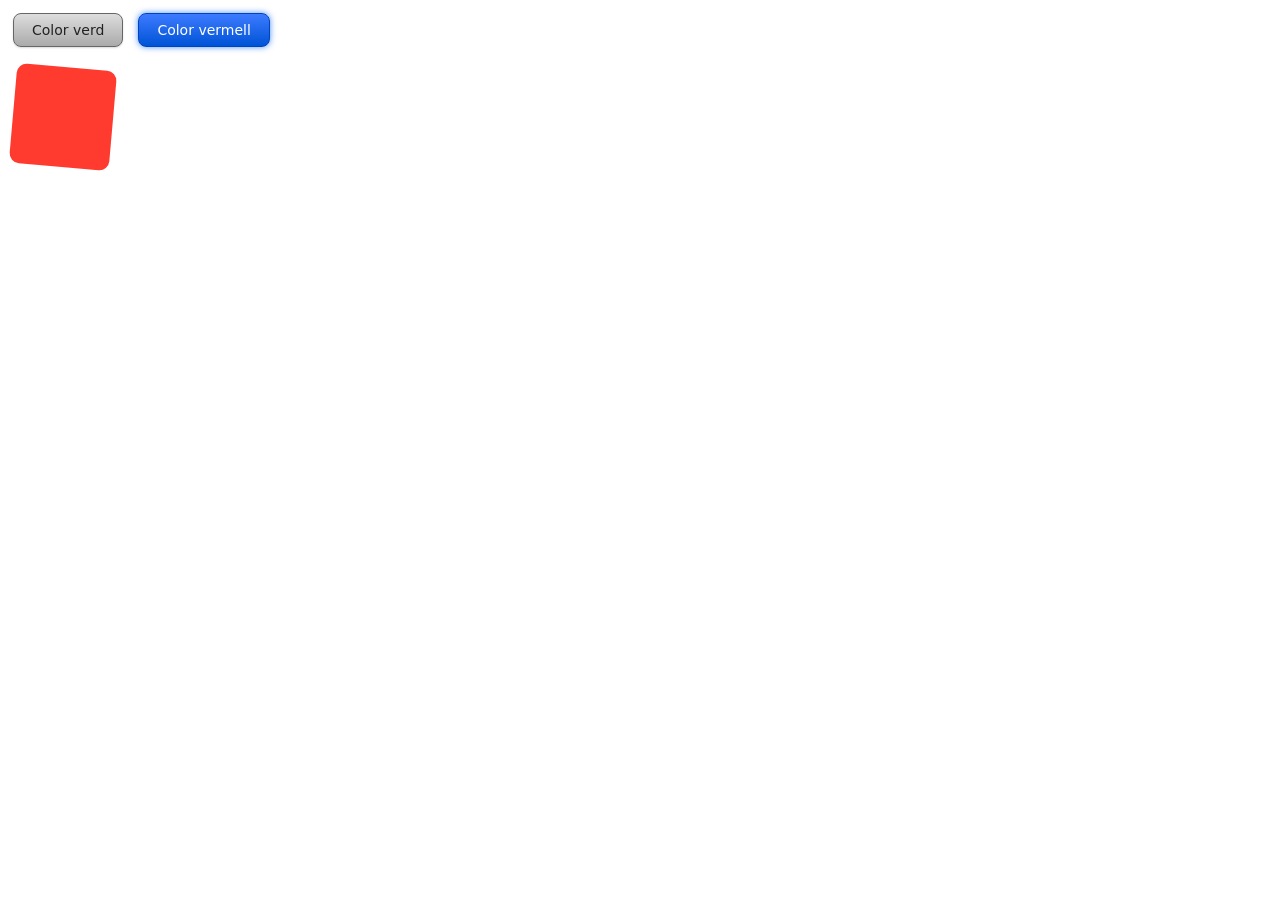
<file: 02-Web/14-InteractivitatCSS/exemple-01/index.html>
<!DOCTYPE html>
<html lang="ca">
<head>
  <meta charset="UTF-8">
  <title>Canviar el color d'una capsa amb dos botons</title>
  <style>
    body {
      font-family: system-ui, sans-serif;
    }

    /* Amaguem els radio: només es veuen els <label>, que fan de botó */
    input[type="radio"] {
      display: none;
    }

    /* Els <label> actuen com a botons visuals */
    label {
      background: linear-gradient(to bottom, #ddd, #aaa); /* gris metàl·lic */
      border: 1px solid #666;
      border-radius: 8px;
      box-shadow: 0 1px 2px rgba(0,0,0,0.15);
      color: #222;
      cursor: pointer;
      display: inline-block;
      font-size: 14px;
      font-weight: 500;
      margin: 5px;
      padding: 8px 18px;
      transition: all 0.2s ease-in-out;
      user-select: none;
    }

    label:hover {
      background: linear-gradient(to bottom, #ccc, #999);
    }

    /* El <label> que conté el radio marcat es pinta de blau */
    label:has(#verd:checked),
    label:has(#vermell:checked) {
      background: linear-gradient(to bottom, #3d7bff, #0053d6);
      border-color: #0044bb;
      box-shadow: 0 0 6px rgba(0, 98, 255, 0.7);
      color: white;
    }

    /* Estil base de la capsa */
    .box {
      background-color: #d0d0d0;
      border-radius: 10px;
      height: 100px;
      margin: 15px 5px;
      transition: 0.3s;
      width: 100px;
    }

    /* Si a la pàgina hi ha el radio #verd marcat, la capsa es posa verda */
    body:has(#verd:checked) .box {
      background-color: #3ad13a;
      transform: rotate(-5deg);
    }

    /* Si a la pàgina hi ha el radio #vermell marcat, la capsa es posa vermella */
    body:has(#vermell:checked) .box {
      background-color: #ff3b30;
      transform: rotate(5deg);
    }
  </style>
</head>
<body>
  <!-- Els radio són DINS del <label>: clicar el text marca el radio (no cal "for").
       Tenen el mateix "name", així només un pot estar marcat alhora. -->
  <label><input type="radio" name="color" id="verd"> Color verd</label>
  <label><input type="radio" name="color" id="vermell" checked> Color vermell</label>

  <!-- Element que canvia segons quin radio està marcat -->
  <div class="box"></div>
</body>
</html>
</file>
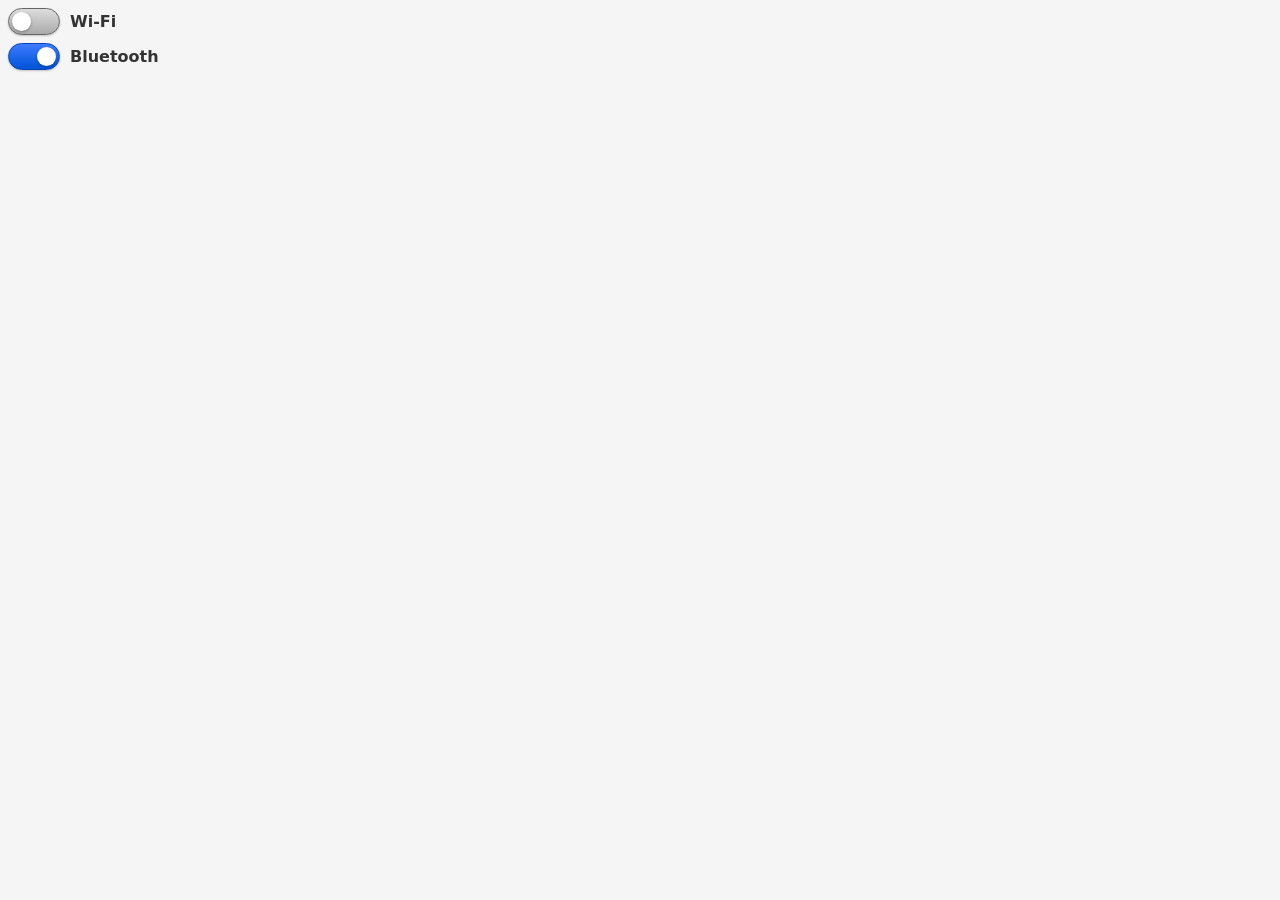
<file: 02-Web/14-InteractivitatCSS/exemple-02/index.html>
<!DOCTYPE html>
<html lang="ca">
<head>
  <meta charset="UTF-8">
  <link rel="stylesheet" href="estils.css">
  <title>Dos toggles</title>
</head>
<body>
  <!-- Toggle 1: el checkbox és dins del <label>, per això no cal "for" -->
  <label class="toggle">
    <input type="checkbox" id="wifi">
    <span class="indicator"></span>
    <span>Wi-Fi</span>
  </label>

  <!-- Toggle 2 -->
  <label class="toggle">
    <input type="checkbox" id="bluetooth" checked>
    <span class="indicator"></span>
    <span>Bluetooth</span>
  </label>
</body>
</html>
</file>
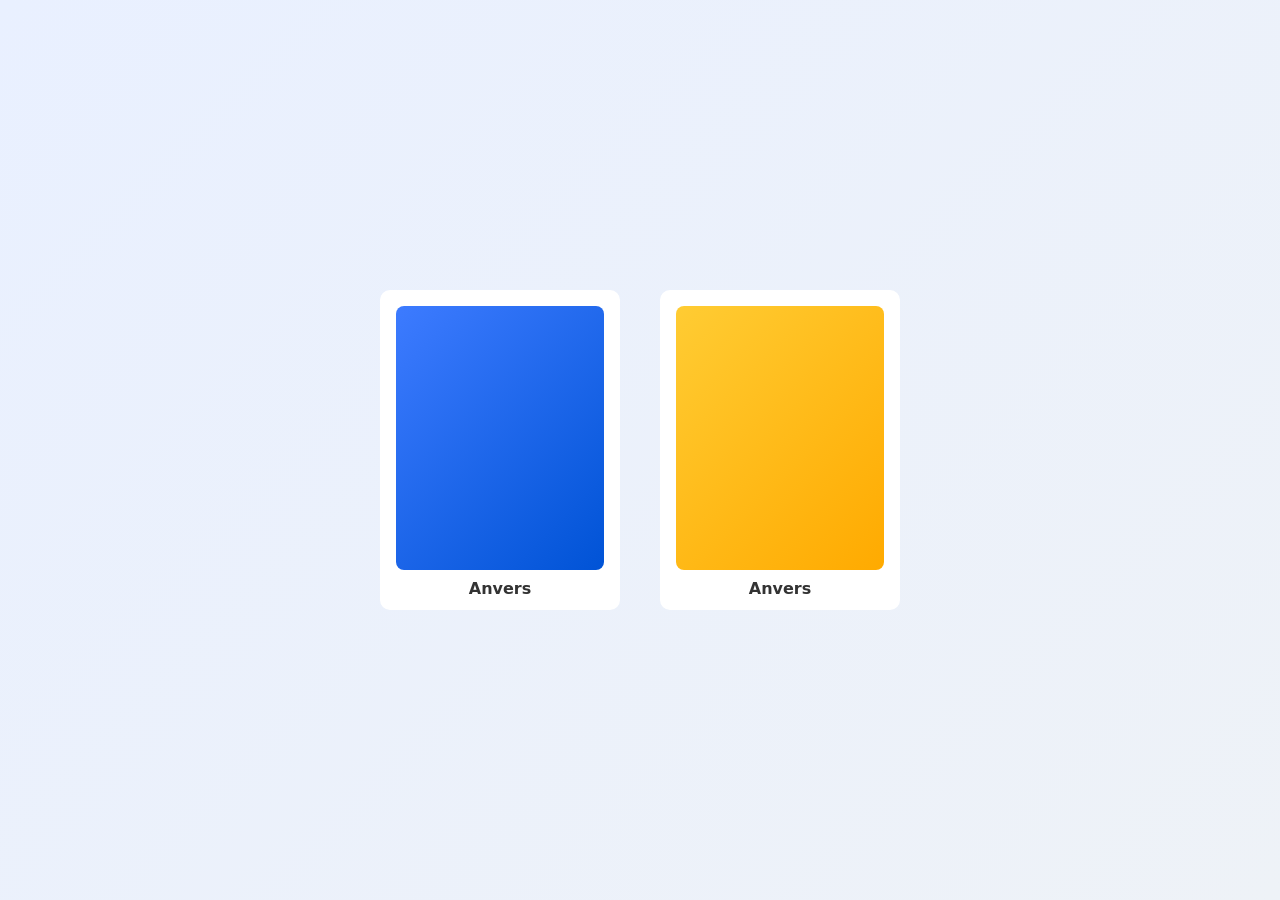
<file: 02-Web/14-InteractivitatCSS/exemple-03/index.html>
<!DOCTYPE html>
<html lang="ca">
  <head>
    <meta charset="UTF-8" />
    <link rel="stylesheet" href="estils.css" />
    <title>Targetes Polaroid amb revers sèpia</title>
  </head>
  <body>
    <div class="gallery">
      <!-- Targeta 1 -->
      <label class="cardwrap">
        <input type="checkbox" class="flip" id="targeta1" />
        <div class="card">
          <div class="front frontCard1">
            <div class="polaroid">
              <div class="photo"></div>
              <div class="caption">Anvers</div>
            </div>
          </div>
          <div class="back backCard1">
            <div class="polaroid">
              <div class="photo"></div>
              <div class="caption">Revers</div>
            </div>
          </div>
        </div>
      </label>

      <!-- Targeta 2 -->
      <label class="cardwrap">
        <input type="checkbox" class="flip" id="targeta2" />
        <div class="card">
          <div class="front frontCard2">
            <div class="polaroid">
              <div class="photo"></div>
              <div class="caption">Anvers</div>
            </div>
          </div>
          <div class="back backCard2">
            <div class="polaroid">
              <div class="photo"></div>
              <div class="caption">Revers</div>
            </div>
          </div>
        </div>
      </label>
    </div>
  </body>
</html>
</file>
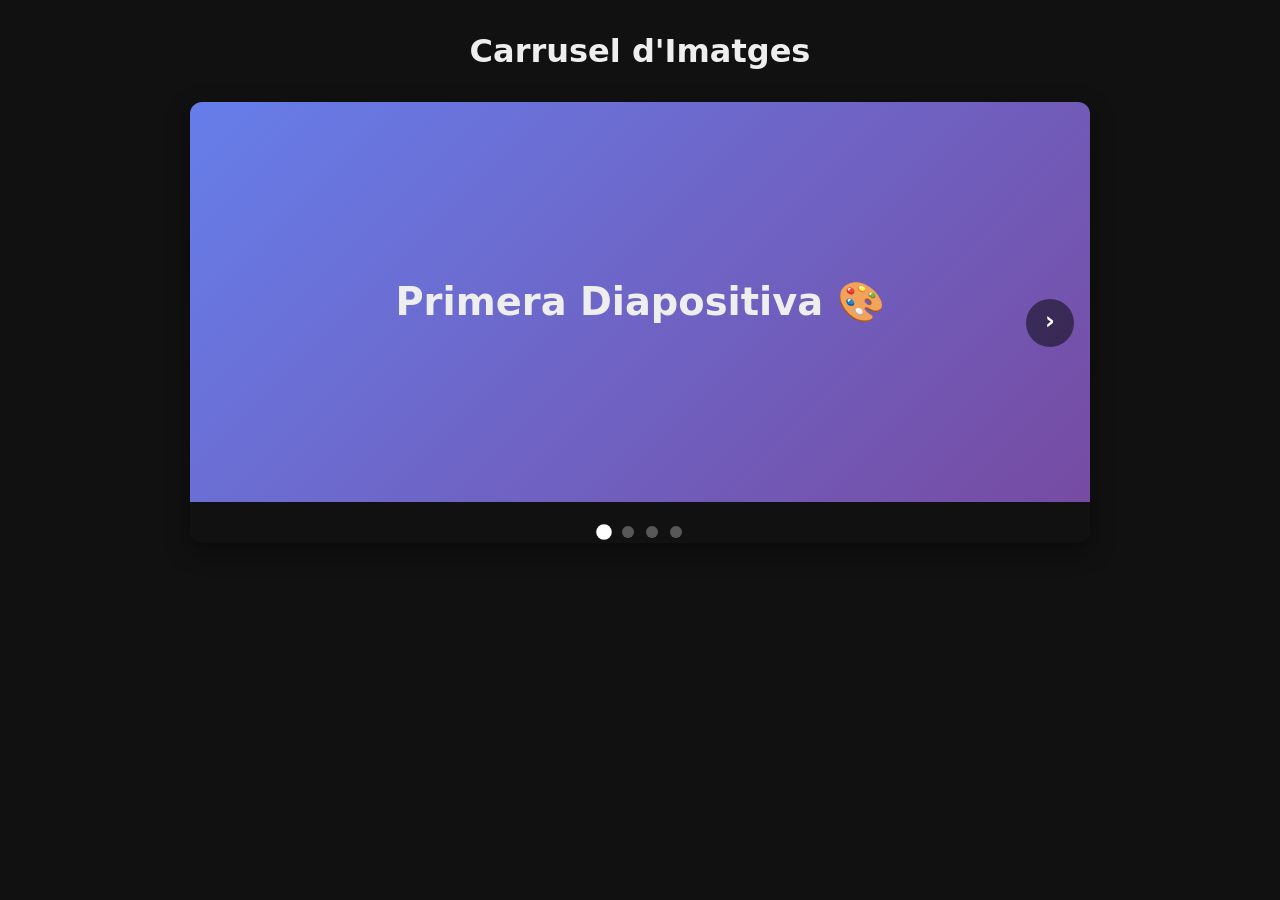
<file: 02-Web/14-InteractivitatCSS/exemple-04/index.html>
<!DOCTYPE html>
<html lang="ca">
<head>
  <meta charset="UTF-8">
  <meta name="viewport" content="width=device-width, initial-scale=1">
  <link rel="stylesheet" href="estils.css">
  <title>Carrusel CSS Pur</title>
</head>
<body>
  <div class="container">
    <h1>Carrusel d'Imatges</h1>

    <div class="carousel">
      <!-- Diapositives -->
      <div class="slides">
        <div class="slide">
          <div>Primera Diapositiva 🎨</div>
        </div>
        <div class="slide">
          <div>Segona Diapositiva 🚀</div>
        </div>
        <div class="slide">
          <div>Tercera Diapositiva 🌟</div>
        </div>
        <div class="slide">
          <div>Quarta Diapositiva ✨</div>
        </div>
      </div>

      <!-- Fletxes "anterior" (una per a cada diapositiva, excepte la primera) -->
      <label for="slide1" class="navArrow prev arrowPrev2">‹</label>
      <label for="slide2" class="navArrow prev arrowPrev3">‹</label>
      <label for="slide3" class="navArrow prev arrowPrev4">‹</label>

      <!-- Fletxes "següent" (una per a cada diapositiva, excepte l'última) -->
      <label for="slide2" class="navArrow next arrowNext1">›</label>
      <label for="slide3" class="navArrow next arrowNext2">›</label>
      <label for="slide4" class="navArrow next arrowNext3">›</label>

      <!-- Punts de navegació: cada punt és un <label> que conté el seu radio.
           Tots els radio tenen el mateix "name": només un pot estar marcat. -->
      <div class="dots">
        <label class="dot"><input type="radio" name="slide" id="slide1" checked></label>
        <label class="dot"><input type="radio" name="slide" id="slide2"></label>
        <label class="dot"><input type="radio" name="slide" id="slide3"></label>
        <label class="dot"><input type="radio" name="slide" id="slide4"></label>
      </div>
    </div>
  </div>
</body>
</html>
</file>
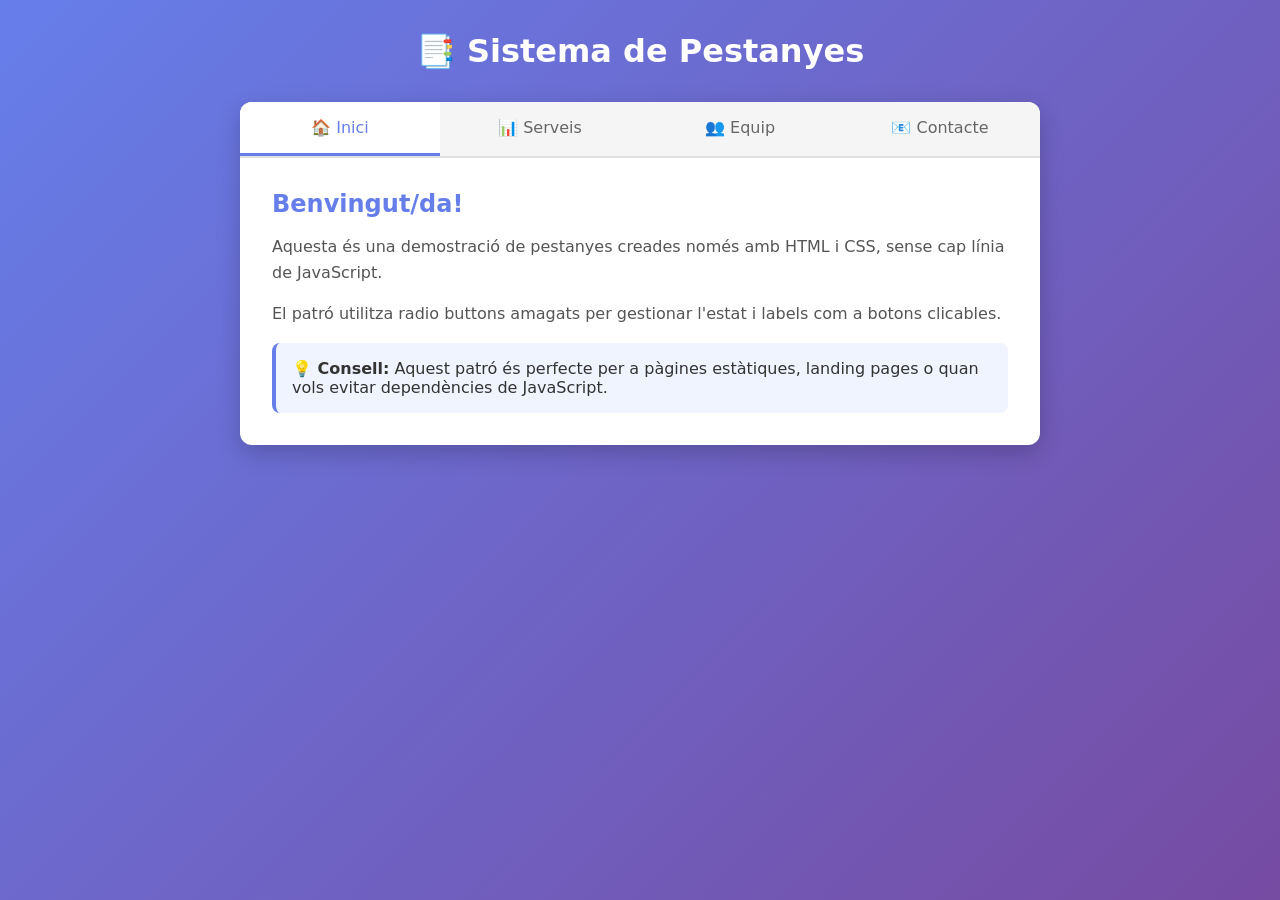
<file: 02-Web/14-InteractivitatCSS/exemple-05/index.html>
<!DOCTYPE html>
<html lang="ca">
<head>
  <meta charset="UTF-8">
  <meta name="viewport" content="width=device-width, initial-scale=1">
  <link rel="stylesheet" href="estils.css">
  <title>Pestanyes CSS Pures</title>
</head>
<body>
  <div class="container">
    <h1>📑 Sistema de Pestanyes</h1>

    <div class="tabs">
      <!-- Botons de pestanya: cada <label> conté el seu radio.
           Tots tenen el mateix "name": només una pestanya pot estar marcada. -->
      <div class="tabButtons">
        <label class="tabButton"><input type="radio" name="tab" id="tab1" checked>🏠 Inici</label>
        <label class="tabButton"><input type="radio" name="tab" id="tab2">📊 Serveis</label>
        <label class="tabButton"><input type="radio" name="tab" id="tab3">👥 Equip</label>
        <label class="tabButton"><input type="radio" name="tab" id="tab4">📧 Contacte</label>
      </div>

      <!-- Contingut de cada pestanya -->
      <div class="tab-content content-1">
        <h2>Benvingut/da!</h2>
        <p>Aquesta és una demostració de pestanyes creades només amb HTML i CSS, sense cap línia de JavaScript.</p>
        <p>El patró utilitza radio buttons amagats per gestionar l'estat i labels com a botons clicables.</p>
        <div class="highlight">
          <strong>💡 Consell:</strong> Aquest patró és perfecte per a pàgines estàtiques, landing pages o quan vols evitar dependències de JavaScript.
        </div>
      </div>

      <div class="tab-content content-2">
        <h2>Els nostres serveis</h2>
        <p>Oferim una àmplia gamma de serveis per cobrir les teves necessitats:</p>
        <ul>
          <li><strong>Disseny web:</strong> Creació de llocs web moderns i responsius</li>
          <li><strong>Desenvolupament:</strong> Solucions personalitzades amb les últimes tecnologies</li>
          <li><strong>Consultoria:</strong> Assessorament expert per al teu projecte digital</li>
          <li><strong>Manteniment:</strong> Suport continu i actualitzacions</li>
        </ul>
        <div class="highlight">
          <strong>🚀 Avantatge:</strong> Totes les solucions optimitzades per al rendiment i l'accessibilitat.
        </div>
      </div>

      <div class="tab-content content-3">
        <h2>El nostre equip</h2>
        <p>Som un equip de professionals apassionats per la tecnologia i el disseny web.</p>
        <p>Amb més de 10 anys d'experiència combinada, hem treballat amb clients de tots els sectors, des de startups fins a grans empreses.</p>
        <div class="highlight">
          <strong>👨‍💻 Filosofia:</strong> Creiem en el codi net, el disseny intuïtiu i la comunicació transparent amb els nostres clients.
        </div>
      </div>

      <div class="tab-content content-4">
        <h2>Posa't en contacte</h2>
        <p>Ens encantaria escoltar sobre el teu projecte i com podem ajudar-te.</p>
        <ul>
          <li>📧 Email: info@exemple.cat</li>
          <li>📱 Telèfon: +34 123 456 789</li>
          <li>📍 Ubicació: Barcelona, Catalunya</li>
          <li>🕐 Horari: Dilluns a Divendres, 9:00 - 18:00</li>
        </ul>
        <div class="highlight">
          <strong>✉️ Nota:</strong> Resposta garantida en menys de 24 hores laborables.
        </div>
      </div>
    </div>
  </div>
</body>
</html>
</file>
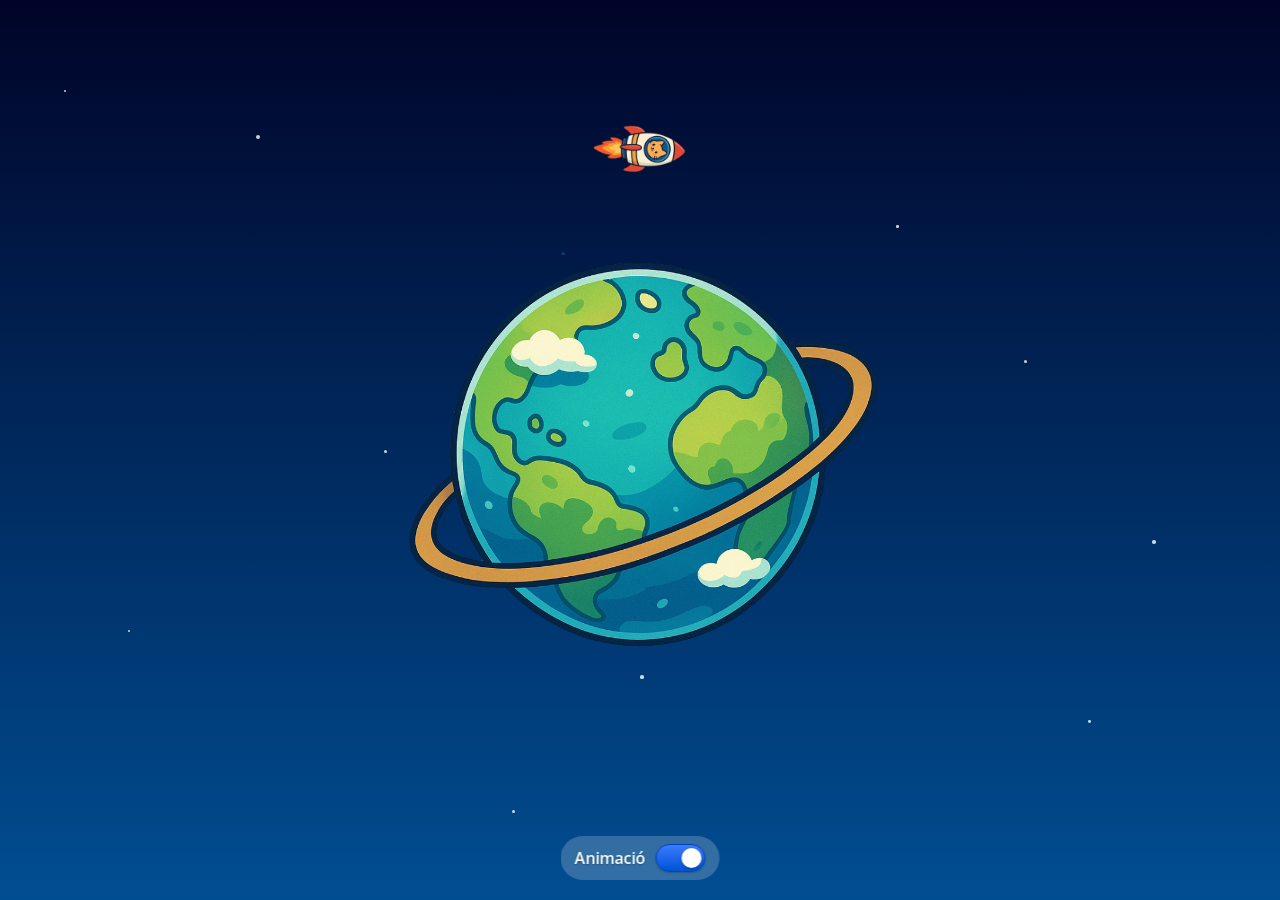
<file: 02-Web/14-InteractivitatCSS/exemple-06/index.html>
<!DOCTYPE html>
<html lang="ca">
<head>
    <meta charset="UTF-8">
    <link rel="stylesheet" href="estils.css">
    <link rel="preconnect" href="https://fonts.googleapis.com">
    <link rel="preconnect" href="https://fonts.gstatic.com" crossorigin>
    <link href="https://fonts.googleapis.com/css2?family=Open+Sans:ital,wght@0,300..800;1,300..800&display=swap" rel="stylesheet">
    <title>Cel estrellat</title>
</head>
<body>
    <div class="stars">
        <div class="star"></div>
        <div class="star"></div>
        <div class="star"></div>
        <div class="star"></div>
        <div class="star"></div>
        <div class="star"></div>
        <div class="star"></div>
        <div class="star"></div>
        <div class="star"></div>
        <div class="star"></div>
    </div>
    <div class="scene">
        <img src="imatges/planeta.png" alt="Planeta" class="planet">
        <div class="orbit">
            <img src="imatges/gat.png" alt="Gat pilotant coet" class="rocket">
        </div>
    </div>
    <!-- Interruptor: el checkbox és dins del <label> -->
    <label class="toggle">
        <input type="checkbox" id="animacio" checked>
        <span>Animació</span>
        <span class="indicator"></span>
    </label>
</body>
</html>
</file>
<file: 02-Web/14-InteractivitatCSS/exemple-02/estils.css>
/* Variables de mida (editables) */
:root {
    --w: 50px;
    --h: calc(var(--w) / 2);
    --pad: 3px;
    --knob: calc(var(--h) - var(--pad) * 2); /* diàmetre de la rodoneta */
}

body {
    background: #f5f5f5;
    display: flex;
    flex-direction: column;
    font-family: system-ui, sans-serif;
    gap: 8px;
}

/* Amaguem el checkbox: només es veu l'indicador */
.toggle input {
    display: none;
}

.toggle {
    align-items: center;
    cursor: pointer;
    display: inline-flex;
    gap: 10px;
    font-weight: 600;
    color: #333;
}

/* Interruptor (estat OFF) */
.toggle .indicator {
    background: linear-gradient(to bottom, #ddd, #aaa);
    border: 1px solid #666;
    border-radius: 999px;
    box-shadow: 0 1px 2px rgba(0,0,0,0.2);
    height: var(--h);
    position: relative;
    transition: background 0.25s ease-in-out, border 0.25s ease-in-out;
    width: var(--w);
}

.toggle .indicator:hover {
    background: linear-gradient(to bottom, #ccc, #999);
}

/* Cercle de l'interruptor (estat OFF: a l'esquerra) */
.toggle .indicator::after {
    background: #fff;
    border-radius: 50%;
    box-shadow: 0 1px 3px rgba(0,0,0,0.3);
    content: "";
    height: var(--knob);
    left: var(--pad);
    position: absolute;
    top: var(--pad);
    transition: transform 0.25s ease-in-out;
    width: var(--knob);
}

/* Estat ON: el .toggle que conté el checkbox #wifi o #bluetooth marcat */
.toggle:has(#wifi:checked) .indicator,
.toggle:has(#bluetooth:checked) .indicator {
    background: linear-gradient(to bottom, #3d7bff, #0053d6);
    border-color: #0044bb;
}

/* Estat ON: el cercle es desplaça a la dreta */
.toggle:has(#wifi:checked) .indicator::after,
.toggle:has(#bluetooth:checked) .indicator::after {
    transform: translateX(calc(var(--w) - var(--knob) - var(--pad) * 2));
}
</file>
<file: 02-Web/14-InteractivitatCSS/exemple-03/estils.css>
/* ─── FONS ─── */
body {
  align-items: center;
  background: linear-gradient(135deg, #e9f0ff, #eef2f7);
  display: flex;
  font-family: system-ui, sans-serif;
  justify-content: center;
  margin: 0;
  min-height: 100vh;
}

/* ─── CONTENIDOR ─── */
.gallery {
  display: flex;
  gap: 40px;
  perspective: 1000px;
}

/* Cada targeta és un label contenidor (clickable) */
.cardwrap {
  display: block;
  cursor: pointer;
}

/* ─── TOGGLE AMAGAT ─── */
.flip {
  display: none;
}

/* ─── TARGETA ─── */
.card {
  height: 320px;
  position: relative;
  transform-style: preserve-3d;
  transition: transform 0.6s ease;
  will-change: transform;
  width: 240px;
}

/* Cara frontal i posterior */
.front,
.back {
  align-items: center;
  backface-visibility: hidden;
  display: flex;
  inset: 0;
  justify-content: center;
  position: absolute;
}

.back {
  transform: rotateY(180deg);
}

/* ─── ESTIL POLAROID ─── */
.polaroid {
  background: #fff;
  border-radius: 10px;
  box-sizing: border-box;
  height: 100%;
  padding: 16px 16px 40px;
  position: relative;
  transition: box-shadow 0.3s ease;
  width: 100%;
}

/* Revers amb degradat sèpia */
.back .polaroid {
  background: linear-gradient(-15deg, #faf7e3, #d7ca99);
}

/* Foto i llegenda */
.photo {
  width: 100%;
  height: 100%;
  border-radius: 8px;
}

.caption {
  bottom: 12px;
  color: #333;
  font-weight: 600;
  left: 0;
  position: absolute;
  right: 0;
  text-align: center;
}

/* Gradients específics per cada foto  */
.frontCard1 .photo {
  background: linear-gradient(135deg, #3d7bff, #0053d6);
}
.backCard1 .photo {
  background: linear-gradient(135deg, #ff914a, #ff4a62);
}

.frontCard2 .photo {
  background: linear-gradient(135deg, #ffcc33, #ffaa00);
}
.backCard2 .photo {
  background: linear-gradient(135deg, #9c27b0, #6a1b9a);
}

/* ─── EFECTE HOVER ─── */
.cardwrap:hover .card {
  transform: scale(1.03) rotateZ(-1deg);
}
.cardwrap:hover .polaroid {
  box-shadow: 0 16px 40px rgba(0, 0, 0, 0.24);
}

/* ─── GIR: el .cardwrap que conté el checkbox #targeta1 o #targeta2 marcat ─── */
.cardwrap:has(#targeta1:checked) .card,
.cardwrap:has(#targeta2:checked) .card {
  transform: rotateY(180deg);
}

/* Mantenir l'efecte hover quan està girada */
.cardwrap:has(#targeta1:checked):hover .card,
.cardwrap:has(#targeta2:checked):hover .card {
  transform: rotateY(180deg) scale(1.03) rotateZ(-1deg);
}
</file>
<file: 02-Web/14-InteractivitatCSS/exemple-04/estils.css>
* { box-sizing: border-box; margin: 0; padding: 0; }

body {
    background: #111;
    color: #eee;
    font-family: system-ui, -apple-system, sans-serif;
    padding: 2rem 1rem;
}

.container {
    max-width: 900px;
    margin: 0 auto;
}

h1 {
    margin-bottom: 2rem;
    text-align: center;
}

/* Amaguem els radio */
.carousel input {
    display: none;
}

/* Contenidor del carrusel */
.carousel {
    border-radius: 12px;
    box-shadow: 0 8px 24px rgba(0,0,0,.4);
    overflow: hidden;
    position: relative;
}

/* Fila de diapositives (es desplaça amb translateX) */
.slides {
    display: flex;
    transition: transform 0.5s ease-in-out;
}

.slide {
    align-items: center;
    display: flex;
    font-size: clamp(1.5rem, 3vw, 2.5rem);
    font-weight: 600;
    justify-content: center;
    min-height: 400px;
    min-width: 100%;
    padding: 2rem;
    text-align: center;
}

/* Fons de cada diapositiva */
.slide:nth-child(1) { background: linear-gradient(135deg, #667eea 0%, #764ba2 100%); }
.slide:nth-child(2) { background: linear-gradient(135deg, #f093fb 0%, #f5576c 100%); }
.slide:nth-child(3) { background: linear-gradient(135deg, #4facfe 0%, #00f2fe 100%); }
.slide:nth-child(4) { background: linear-gradient(135deg, #43e97b 0%, #38f9d7 100%); }

/* Segons quin radio està marcat, es desplaça la fila de diapositives */
.carousel:has(#slide1:checked) .slides { transform: translateX(0%); }
.carousel:has(#slide2:checked) .slides { transform: translateX(-100%); }
.carousel:has(#slide3:checked) .slides { transform: translateX(-200%); }
.carousel:has(#slide4:checked) .slides { transform: translateX(-300%); }

/* Fletxes de navegació */
.navArrow {
    align-items: center;
    background: rgba(0,0,0,.5);
    border-radius: 50%;
    color: white;
    cursor: pointer;
    display: none; /* Amagades per defecte */
    font-size: 24px;
    font-weight: bold;
    height: 48px;
    justify-content: center;
    padding-bottom: 4px;
    position: absolute;
    top: 50%;
    transform: translateY(-50%);
    transition: background 0.3s;
    width: 48px;
    z-index: 10;
}

.navArrow:hover {
    background: rgba(0,0,0,.7);
}

.prev { left: 1rem; }
.next { right: 1rem; }

/* Es mostren només les fletxes de la diapositiva actual */
/* Slide 1: només next (no prev perquè és la primera) */
.carousel:has(#slide1:checked) .arrowNext1 { display: flex; }

/* Slide 2: prev i next */
.carousel:has(#slide2:checked) .arrowPrev2,
.carousel:has(#slide2:checked) .arrowNext2 { display: flex; }

/* Slide 3: prev i next */
.carousel:has(#slide3:checked) .arrowPrev3,
.carousel:has(#slide3:checked) .arrowNext3 { display: flex; }

/* Slide 4: només prev (no next perquè és l'última) */
.carousel:has(#slide4:checked) .arrowPrev4 { display: flex; }

/* Punts de navegació */
.dots {
    display: flex;
    gap: 0.75rem;
    justify-content: center;
    margin-top: 1.5rem;
    padding-bottom: 5px;
}

.dot {
    background: rgba(255,255,255,.3);
    border-radius: 50%;
    cursor: pointer;
    height: 12px;
    transition: all 0.3s;
    width: 12px;
}

.dot:hover {
    background: rgba(255,255,255,.6);
    transform: scale(1.2);
}

/* Punt actiu: el .dot que conté el radio marcat (una sola regla!) */
.dot:has(:checked) {
    background: white;
    transform: scale(1.3);
}

/* Disseny responsive */
@media (max-width: 640px) {
    .slide {
    font-size: 1.25rem;
    min-height: 300px;
    }

    .navArrow {
    font-size: 20px;
    height: 40px;
    width: 40px;
    }

    .prev { left: 0.5rem; }
    .next { right: 0.5rem; }
}
</file>
<file: 02-Web/14-InteractivitatCSS/exemple-05/estils.css>
* { box-sizing: border-box; margin: 0; padding: 0; }

body {
    background: linear-gradient(135deg, #667eea 0%, #764ba2 100%);
    color: #333;
    font-family: system-ui, -apple-system, sans-serif;
    min-height: 100vh;
    padding: 2rem 1rem;
}

.container {
    max-width: 800px;
    margin: 0 auto;
}

h1 {
    color: white;
    margin-bottom: 2rem;
    text-align: center;
}

/* Amaguem els radio */
.tabs input {
    display: none;
}

/* Contenidor de les pestanyes */
.tabs {
    background: white;
    border-radius: 12px;
    box-shadow: 0 8px 24px rgba(0,0,0,.2);
    overflow: hidden;
}

/* Botons de pestanya */
.tabButtons {
    display: flex;
    background: #f5f5f5;
    border-bottom: 2px solid #e0e0e0;
}

.tabButton {
    border-bottom: 3px solid transparent;
    color: #666;
    cursor: pointer;
    flex: 1;
    font-weight: 500;
    padding: 1rem 1.5rem;
    text-align: center;
    transition: all 0.3s;
    user-select: none;
}

.tabButton:hover {
    background: #ebebeb;
    color: #333;
}

/* Pestanya activa: el botó que conté el radio marcat (una sola regla!) */
.tabButton:has(:checked) {
    background: white;
    border-bottom-color: #667eea;
    color: #667eea;
}

/* Contingut de les pestanyes (amagat per defecte) */
.tab-content {
    animation: fadeIn 0.4s ease-in;
    display: none;
    padding: 2rem;
}

@keyframes fadeIn {
    from {
    opacity: 0;
    transform: translateY(10px);
    }
    to {
    opacity: 1;
    transform: translateY(0);
    }
}

/* Es mostra només el contingut de la pestanya marcada */
.tabs:has(#tab1:checked) .content-1,
.tabs:has(#tab2:checked) .content-2,
.tabs:has(#tab3:checked) .content-3,
.tabs:has(#tab4:checked) .content-4 {
    display: block;
}

/* Estil del contingut */
.tab-content h2 {
    color: #667eea;
    margin-bottom: 1rem;
    font-size: 1.5rem;
}

.tab-content p {
    color: #555;
    line-height: 1.6;
    margin-bottom: 1rem;
}

.tab-content ul {
    color: #555;
    line-height: 1.8;
    margin-left: 1.5rem;
}

.highlight {
    background: #f0f4ff;
    border-left: 4px solid #667eea;
    border-radius: 8px;
    margin-top: 1rem;
    padding: 1rem;
}

/* Responsive */
@media (max-width: 640px) {
    .tabButton {
    font-size: 0.9rem;
    padding: 0.75rem 0.5rem;
    }

    .tab-content {
    padding: 1.5rem;
    }
}
</file>
<file: 02-Web/14-InteractivitatCSS/exemple-06/estils.css>
/* Cos i fons */
body {
    align-items: center;
    background: linear-gradient(to bottom, #000428 0%, #004e92 100%);
    display: flex;
    font-family: "Open Sans", sans-serif;
    height: 100vh;
    justify-content: center;
    margin: 0;
    overflow: hidden;
}

/* Capa d'estrelles */
.stars {
    background: transparent;
    height: 100%;
    overflow: hidden;
    position: absolute;
    width: 100%;
}

/* Estrella */
.star {
    animation: twinkle 3s infinite ease-in-out alternate;
    background: white;
    border-radius: 50%;
    height: 2px;
    opacity: 0.8;
    position: absolute;
    width: 2px;
}

/* Animació de parpalleig d'estrella */
@keyframes twinkle {
    0%, 100% { opacity: 0.3; transform: scale(1); }
    50% { opacity: 1; transform: scale(1.3); }
}

/* Posició de cada estrella */
.star:nth-child(1)  { animation-delay: 0.2s; left: 5%;  top: 10%; width: 2.0px; height: 2.0px; }
.star:nth-child(2)  { animation-delay: 1.1s; left: 20%; top: 15%; width: 4.0px; height: 4.0px; }
.star:nth-child(3)  { animation-delay: 2.3s; left: 70%; top: 25%; width: 2.5px; height: 2.5px; }
.star:nth-child(4)  { animation-delay: 0.8s; left: 80%; top: 40%; width: 3.3px; height: 3.3px; }
.star:nth-child(5)  { animation-delay: 1.9s; left: 30%; top: 50%; width: 3.0px; height: 3.0px; }
.star:nth-child(6)  { animation-delay: 0.6s; left: 90%; top: 60%; width: 3.5px; height: 3.5px; }
.star:nth-child(7)  { animation-delay: 2.5s; left: 10%; top: 70%; width: 2.3px; height: 2.3px; }
.star:nth-child(8)  { animation-delay: 0.4s; left: 50%; top: 75%; width: 3.7px; height: 3.7px; }
.star:nth-child(9)  { animation-delay: 1.3s; left: 85%; top: 80%; width: 2.8px; height: 2.8px; }
.star:nth-child(10) { animation-delay: 2.8s; left: 40%; top: 90%; width: 3.2px; height: 3.2px; }

/* Escena amb planeta, i coet */
.scene {
    align-items: center;
    display: flex;
    height: min(100vw, 100vh);
    justify-content: center;
    position: relative;
    width: min(100vw, 100vh);
}

/* Planeta */
.planet {
    height: auto;
    left: 50%;
    position: absolute;
    top: 50%;
    transform: translate(-50%, -50%);
    width: min(60%, 60vmin);
    z-index: 0;
}

@media (max-width: 800px) {
    .planet { width: min(50%, 50vmin); }
}
@media (max-width: 500px) {
    .planet { width: min(30%, 30vmin); }
}

/* Òrbita del coet */
.orbit {
    align-items: flex-start;
    animation: rotate 12s linear infinite;
    animation-play-state: paused; /* Aturada per defecte */
    display: flex;
    height: clamp(200px, calc(100% - 200px), 100%);
    justify-content: center;
    width: clamp(200px, calc(100% - 200px), 100%);
    z-index: 1;
}

/* Animació per rotar la òrbita del coet */
@keyframes rotate {
  from { transform: rotate(0deg); }
  to   { transform: rotate(360deg); }
}

/* Coet */
.rocket {
    height: auto;
    width: 100px;
}

@media (max-width: 800px) {
    .rocket { width: 70px; }
}
@media (max-width: 500px) {
    .rocket { width: 50px; }
}

/* Interruptor "Toggle" */
.toggle {
    --w: 48px;
    --h: 26px;
    --pad: 3px;
    --knob: calc(var(--h) - var(--pad) * 2);

    align-items: center;
    backdrop-filter: blur(4px);
    background: rgba(255,255,255,0.2);
    border-radius: 999px;
    bottom: 20px;
    color: #fff;
    cursor: pointer;
    display: inline-flex;
    font-weight: 600;
    gap: 10px;
    left: 50%;
    padding: 8px 14px;
    position: fixed;
    text-shadow: 0 1px 2px rgba(0,0,0,0.3);
    transform: translateX(-50%);
    user-select: none;
    z-index: 10;
}

/* Amaguem el checkbox */
.toggle input {
    display: none;
}

/* Indicador visual (estat OFF) */
.toggle .indicator {
    background: linear-gradient(to bottom, #ddd, #aaa);
    border: 1px solid #666;
    border-radius: 999px;
    box-shadow: 0 1px 2px rgba(0,0,0,0.2);
    height: var(--h);
    position: relative;
    transition: background 0.25s ease-in-out, border 0.25s ease-in-out;
    width: var(--w);
}

.toggle .indicator:hover {
    background: linear-gradient(to bottom, #ccc, #999);
}

/* Cercle indicador */
.toggle .indicator::after {
    background: #fff;
    border-radius: 50%;
    box-shadow: 0 1px 3px rgba(0,0,0,0.3);
    content: "";
    height: var(--knob);
    left: var(--pad);
    position: absolute;
    top: var(--pad);
    transition: transform 0.25s ease-in-out;
    width: var(--knob);
}

/* Estat ON de l'interruptor: igual que a l'exemple dels toggles */
.toggle:has(#animacio:checked) .indicator {
    background: linear-gradient(to bottom, #3d7bff, #0053d6);
    border-color: #0044bb;
}

.toggle:has(#animacio:checked) .indicator::after {
    transform: translateX(calc(var(--w) - var(--knob) - var(--pad) * 2));
}

/* L'òrbita és FORA del .toggle: cal mirar des del <body>.
   Si la pàgina conté el checkbox #animacio marcat, l'òrbita gira */
body:has(#animacio:checked) .orbit {
    animation-play-state: running;
}
</file>
